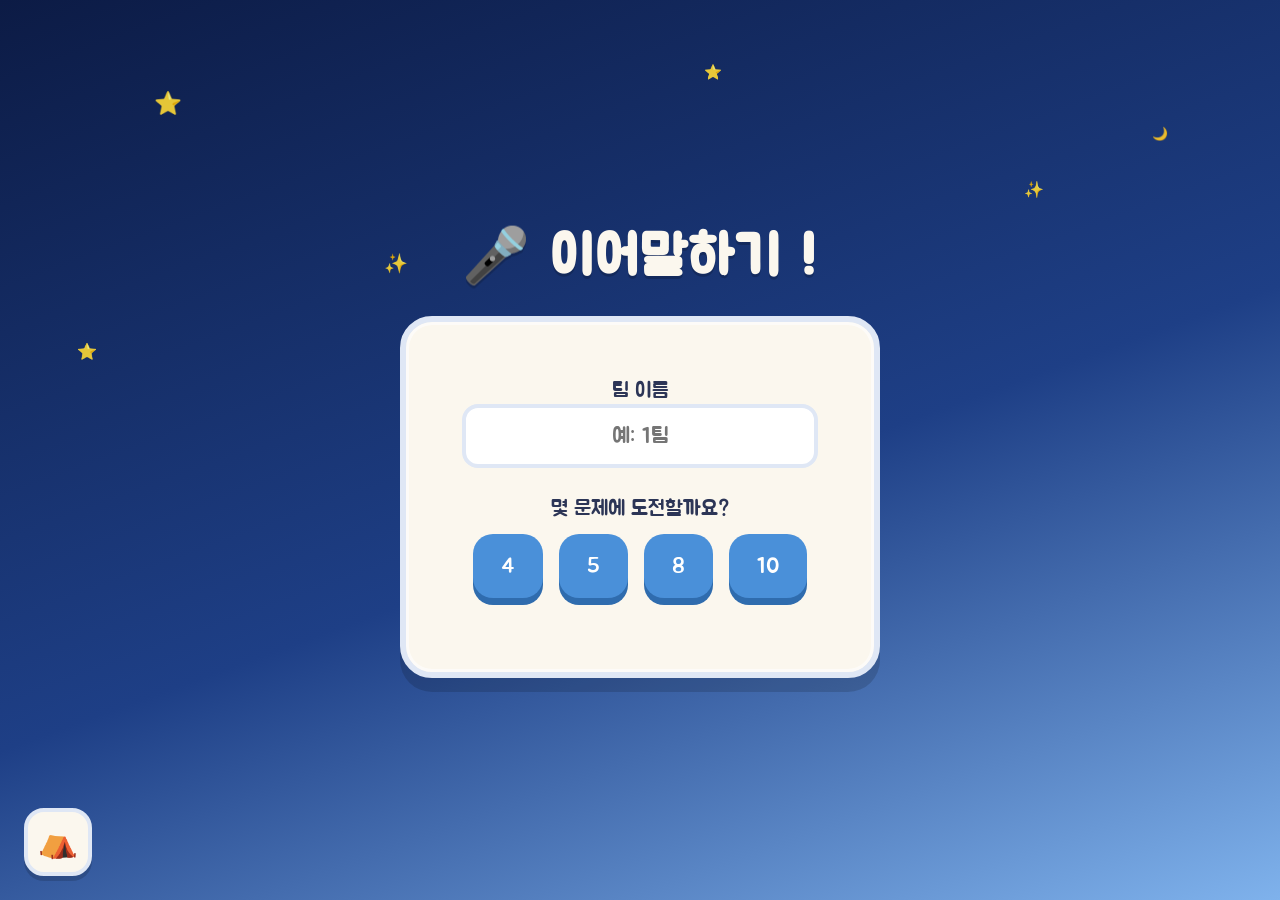
<file: game2.html>
<!doctype html>
<html lang="ko">
  <head>
    <meta charset="UTF-8" />
    <meta name="viewport" content="width=device-width, initial-scale=1" />
    <title>Game</title>
    <link rel="icon" href="./favicon.ico" />
    <link rel="stylesheet" href="theme.css" />
    <style>
      .word-display {
        font-size: clamp(3rem, 14vw, 8rem);
        font-weight: bold;
        color: var(--ink);
        margin-bottom: 26px;
        padding: clamp(40px, 8vw, 80px) clamp(30px, 6vw, 70px);
        background: var(--cream);
        border-radius: 32px;
        border: 6px solid var(--wood);
        box-shadow:
          0 14px 0 rgba(0, 0, 0, 0.15),
          inset 0 0 0 3px rgba(255, 255, 255, 0.6);
        min-width: min(400px, 80vw);
        text-align: center;
        z-index: 2;
      }
      .word-display.pop {
        animation: pop 0.45s cubic-bezier(0.22, 1.4, 0.4, 1);
      }
      @media (max-width: 700px) {
        .side-btn {
          position: static;
          transform: none;
          margin: 10px 10px 0;
        }
        .side-btn:hover,
        .side-btn:active {
          transform: none;
        }
        .game-controls {
          display: flex;
          justify-content: center;
        }
      }

      /* ===== 가로모드: 화면이 낮고 넓을 때 압축 ===== */
      @media (orientation: landscape) and (max-height: 600px) {
        /* 게임 화면 요소 압축 */
        .word-display {
          font-size: clamp(2.2rem, 16vh, 5rem);
          padding: clamp(20px, 5vh, 44px) clamp(28px, 6vw, 60px);
          margin-bottom: 16px;
          border-radius: 24px;
        }
        .image-container img {
          max-height: 60vh;
        }
        .image-hidden {
          min-height: 34vh;
        }
      }
    </style>
  </head>
  <body>
    <div class="container">
      <span class="star">⭐️</span><span class="star">✨</span
      ><span class="star">⭐️</span> <span class="star">✨</span
      ><span class="star">🌙</span><span class="star">⭐️</span>

      <section id="start-screen" class="screen">
        <h1 class="title">🎤 이어말하기 !</h1>
        <div class="start-card">
          <label class="field-label" for="teamNameInput">팀 이름</label>
          <input
            id="teamNameInput"
            class="team-input"
            type="text"
            placeholder="예: 1팀"
            maxlength="14"
          />
          <p class="field-label">몇 문제에 도전할까요?</p>
          <div class="count-buttons">
            <button class="count-btn" onclick="startGame(4)">4</button>
            <button class="count-btn" onclick="startGame(5)">5</button>
            <button class="count-btn" onclick="startGame(8)">8</button>
            <button class="count-btn" onclick="startGame(10)">10</button>
          </div>
          <p class="pool-note" id="poolNote"></p>
        </div>
      </section>

      <section id="game-screen" class="screen hidden">
        <div class="hud">
          <span id="teamLabel"></span><span id="progressLabel"></span
          ><span id="scoreLabel"></span>
        </div>
        <div class="word-display" id="wordDisplay"></div>
        <div class="game-controls">
          <button
            id="btnCorrect"
            class="side-btn correct-btn"
            onclick="answer(true)"
          >
            ⚪️
          </button>
          <button
            id="btnWrong"
            class="side-btn wrong-btn"
            onclick="answer(false)"
          >
            ❌
          </button>
        </div>
        <div id="reveal-panel" class="reveal-panel hidden">
          <p id="reveal-result" class="reveal-result"></p>
          <p id="reveal-sub" class="reveal-sub"></p>
          <button id="continueBtn" class="continue-btn"></button>
        </div>
      </section>

      <section id="result-screen" class="screen hidden">
        <h1 class="title">🏁 결과</h1>
        <div class="result-card">
          <p id="resultTeam"></p>
          <p id="resultScore"></p>
          <p id="resultDetail"></p>
        </div>
        <div class="result-buttons">
          <button class="count-btn" onclick="nextTeam()">다른 팀 ▶</button>
          <button class="count-btn" onclick="resetAll()">처음부터</button>
        </div>
        <div id="leaderboard" class="leaderboard"></div>
      </section>

      <a href="start.html" class="home-button">⛺️</a>
    </div>

    <script>
      const wordList = [
        "도원결의",
        "치즈버거",
        "누네띠네",
        "어장관리",
        "카페베네",
        "브로콜리",
        "초코파이",
        "된장찌개",
        "삼각김밥",
        "서울특별시",
        "호랑나비",
        "개미핥기",
        "현장학습",
        "신용카드",
        "마요네즈",
        "플라밍고",
        "딱따구리",
        "감자튀김",
        "업데이트",
        "비트코인",
        "아이스크림",
        "바나나킥",
        "하와이안",
        "딸기우유",
        "레몬에이드",
        "우유부단",
        "이심전심",
        "자수성가",
        "팔방미인",
        "부대찌개",
        "계란말이",
        "타코야키",
        "마라샹궈",
        "회전초밥",
        "도토리묵",
        "아메리카노",
        "카페라떼",
        "스마트폰",
        "요가매트",
        "워터파크",
        "초등학교",
        "놀이공원",
        "지하철역",
        "반려동물",
      ];

      let quizPool = [];
      let currentIndex = 0;
      let score = 0;
      let teamName = "참가팀";
      let leaderboard = [];
      // 세션 동안 남은 문제 풀 (팀 간 중복 방지). 소진되면 다시 채움.
      let remainingPool = [];

      const $ = (id) => document.getElementById(id);
      function escapeHtml(str) {
        const div = document.createElement("div");
        div.textContent = str;
        return div.innerHTML;
      }
      function shuffle(arr) {
        const a = [...arr];
        for (let i = a.length - 1; i > 0; i--) {
          const j = Math.floor(Math.random() * (i + 1));
          [a[i], a[j]] = [a[j], a[i]];
        }
        return a;
      }

      function buildFullPool() {
        return wordList.map((w) => ({ hint: w.slice(0, 2), full: w }));
      }
      function refillPool() {
        remainingPool = shuffle(buildFullPool());
      }
      function drawQuestions(count) {
        if (remainingPool.length < count) refillPool();
        return remainingPool.slice(0, count);
      }
      function updatePoolNote() {
        const note = $("poolNote");
        if (note) note.textContent = `남은 문제 ${remainingPool.length}개`;
      }

      function showScreen(id) {
        document
          .querySelectorAll(".screen")
          .forEach((s) => s.classList.add("hidden"));
        $(id).classList.remove("hidden");
        if (id === "start-screen") updatePoolNote();
      }

      function startGame(count) {
        const inputVal = $("teamNameInput").value.trim();
        teamName = inputVal || "참가팀";
        quizPool = drawQuestions(count);
        currentIndex = 0;
        score = 0;
        showScreen("game-screen");
        renderQuestion();
      }

      function renderQuestion() {
        $("reveal-panel").classList.add("hidden");
        $("reveal-panel").classList.remove("panel-correct", "panel-wrong");
        $("btnCorrect").classList.remove("hidden");
        $("btnWrong").classList.remove("hidden");
        const wd = $("wordDisplay");
        wd.style.display = "";
        wd.textContent = quizPool[currentIndex].hint;
        wd.classList.remove("pop");
        void wd.offsetWidth;
        wd.classList.add("pop");
        $("teamLabel").textContent = `👥 ${teamName}`;
        $("progressLabel").textContent =
          `문제 ${currentIndex + 1} / ${quizPool.length}`;
        $("scoreLabel").textContent = `정답 ${score}개`;
      }

      function answer(isCorrect) {
        $("btnCorrect").classList.add("hidden");
        $("btnWrong").classList.add("hidden");
        $("wordDisplay").style.display = "none";
        const panel = $("reveal-panel");
        panel.classList.remove("hidden");
        panel.classList.toggle("panel-correct", isCorrect);
        panel.classList.toggle("panel-wrong", !isCorrect);
        $("reveal-result").textContent = isCorrect ? "정답! 🎉" : "땡! 😢";
        $("reveal-sub").textContent = `제시어: ${quizPool[currentIndex].full}`;
        if (isCorrect) {
          score++;
          $("scoreLabel").textContent = `정답 ${score}개`;
        }
        const isLast = currentIndex === quizPool.length - 1;
        const btn = $("continueBtn");
        if (isCorrect && !isLast) {
          btn.textContent = "다음 문제 ▶";
          btn.onclick = nextQuestion;
        } else {
          btn.textContent = "결과 보기 🏁";
          btn.onclick = finishGame;
        }
      }

      function nextQuestion() {
        currentIndex++;
        renderQuestion();
      }

      function finishGame() {
        const attempted = currentIndex + 1; // 실제로 나온 문제 수
        const total = quizPool.length;
        const stoppedEarly = attempted < total;
        // 실제로 나온 문제만 풀에서 제거 (안 나온 건 남음)
        const usedWords = new Set(
          quizPool.slice(0, attempted).map((q) => q.full),
        );
        remainingPool = remainingPool.filter((p) => !usedWords.has(p.full));
        leaderboard.unshift({
          name: teamName,
          score,
          attempted,
          total,
          stoppedEarly,
        });
        $("resultTeam").textContent = teamName;
        $("resultScore").textContent = `${score}문제 정답`;
        renderLeaderboard();
        showScreen("result-screen");
      }

      function renderLeaderboard() {
        const el = $("leaderboard");
        if (leaderboard.length === 0) {
          el.innerHTML = "";
          return;
        }
        const rows = leaderboard
          .slice()
          .sort((a, b) => b.score - a.score)
          .map(
            (r, idx) =>
              `<div class="lb-row"><span>${idx + 1}. ${escapeHtml(r.name)}</span><span>${r.score} ${r.stoppedEarly ? " (탈락)" : ""}</span></div>`,
          )
          .join("");
        el.innerHTML = `<h3 class="lb-title">🏆 팀별 기록</h3>${rows}`;
      }

      // 다른 팀: 남은 풀 유지(중복 제외), 기록 유지, 팀 이름만 새로
      function nextTeam() {
        showScreen("start-screen");
        $("teamNameInput").value = "";
        $("teamNameInput").focus();
      }

      // 처음부터: 모두 초기화
      function resetAll() {
        refillPool();
        leaderboard = [];
        renderLeaderboard();
        score = 0;
        currentIndex = 0;
        teamName = "참가팀";
        $("teamNameInput").value = "";
        showScreen("start-screen");
      }

      refillPool();
    </script>
  </body>
</html>
</file>
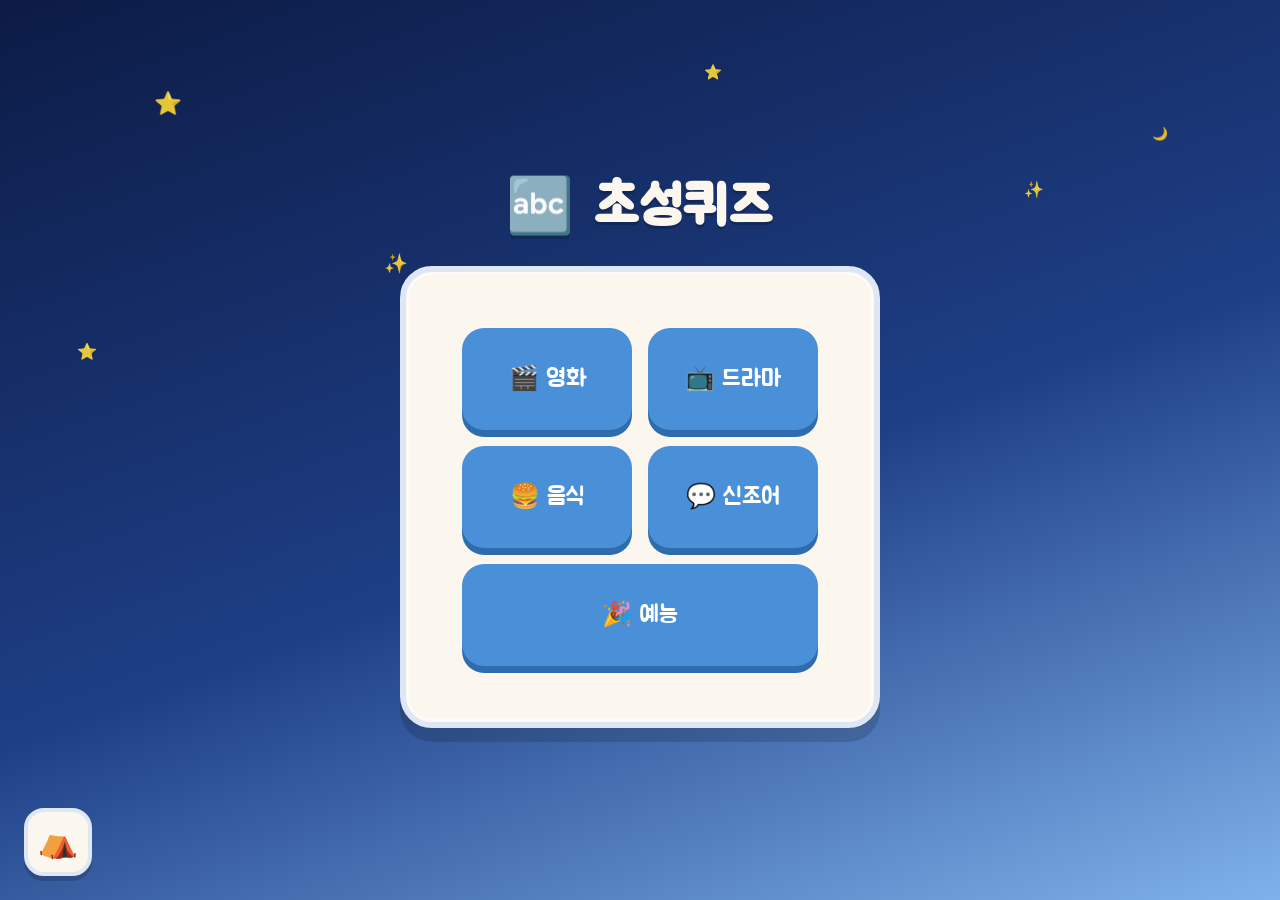
<file: game3.html>
<!doctype html>
<html lang="ko">
  <head>
    <meta charset="UTF-8" />
    <meta name="viewport" content="width=device-width, initial-scale=1" />
    <title>Game</title>
    <link rel="icon" href="./favicon.ico" />
    <link rel="stylesheet" href="theme.css" />
    <style>
      .genre-buttons {
        display: grid;
        grid-template-columns: repeat(2, 1fr);
        gap: 16px;
      }
      .genre-btn.full-width {
        grid-column: 1 / -1;
      }
      .genre-btn {
        font-family: inherit;
        font-size: clamp(1.1rem, 2.6vw, 1.5rem);
        padding: clamp(24px, 5vw, 36px) 12px;
        border-radius: 22px;
        border: none;
        background: var(--tent);
        color: #fff;
        cursor: pointer;
        box-shadow: 0 7px 0 var(--tent-dark);
        transition:
          transform 0.08s ease,
          box-shadow 0.08s ease;
      }
      .genre-btn:hover {
        transform: translateY(-2px);
        box-shadow: 0 9px 0 var(--tent-dark);
      }
      .genre-btn:active {
        transform: translateY(5px);
        box-shadow: 0 2px 0 var(--tent-dark);
      }
      .genre-tag {
        display: inline-block;
        background: var(--wood);
        color: var(--ink);
        font-size: clamp(0.85rem, 2vw, 1rem);
        padding: 6px 16px;
        border-radius: 14px;
        margin-bottom: 18px;
      }
      .back-link {
        background: none;
        border: none;
        font-family: inherit;
        color: var(--tent-dark);
        font-size: clamp(0.85rem, 2vw, 1rem);
        text-decoration: underline;
        cursor: pointer;
        margin-top: 18px;
      }
      .word-display {
        font-size: clamp(3rem, 14vw, 8rem);
        font-weight: bold;
        color: var(--ink);
        margin-bottom: 26px;
        padding: clamp(40px, 8vw, 80px) clamp(30px, 6vw, 70px);
        background: var(--cream);
        border-radius: 32px;
        border: 6px solid var(--wood);
        box-shadow:
          0 14px 0 rgba(0, 0, 0, 0.15),
          inset 0 0 0 3px rgba(255, 255, 255, 0.6);
        min-width: min(400px, 80vw);
        letter-spacing: 8px;
        text-align: center;
        z-index: 2;
      }
      .word-display.pop {
        animation: pop 0.45s cubic-bezier(0.22, 1.4, 0.4, 1);
      }
      @media (max-width: 700px) {
        .side-btn {
          position: static;
          transform: none;
          margin: 10px 10px 0;
        }
        .side-btn:hover,
        .side-btn:active {
          transform: none;
        }
        .game-controls {
          display: flex;
          justify-content: center;
        }
        .genre-buttons {
          grid-template-columns: 1fr;
        }
      }

      /* ===== 가로모드: 화면이 낮고 넓을 때 압축 ===== */
      @media (orientation: landscape) and (max-height: 600px) {
        /* 게임 화면 요소 압축 */
        .word-display {
          font-size: clamp(2.2rem, 16vh, 5rem);
          padding: clamp(20px, 5vh, 44px) clamp(28px, 6vw, 60px);
          margin-bottom: 16px;
          border-radius: 24px;
        }
        .image-container img {
          max-height: 60vh;
        }
        .image-hidden {
          min-height: 34vh;
        }
      }
    </style>
  </head>
  <body>
    <div class="container">
      <span class="star">⭐️</span><span class="star">✨</span
      ><span class="star">⭐️</span> <span class="star">✨</span
      ><span class="star">🌙</span><span class="star">⭐️</span>

      <section id="genre-screen" class="screen">
        <h1 class="title">🔤 초성퀴즈</h1>
        <div class="start-card">
          <div class="genre-buttons">
            <button class="genre-btn" onclick="selectGenre('movie')">
              🎬 영화
            </button>
            <button class="genre-btn" onclick="selectGenre('drama')">
              📺 드라마
            </button>
            <button class="genre-btn" onclick="selectGenre('food')">
              🍔 음식
            </button>
            <button class="genre-btn" onclick="selectGenre('slang')">
              💬 신조어
            </button>
            <button
              class="genre-btn full-width"
              onclick="selectGenre('variety')"
            >
              🎉 예능
            </button>
          </div>
        </div>
      </section>

      <section id="start-screen" class="screen hidden">
        <h1 class="title">🔤 초성퀴즈</h1>
        <div class="start-card">
          <span id="genreTag" class="genre-tag"></span>
          <label class="field-label" for="teamNameInput">팀 이름</label>
          <input
            id="teamNameInput"
            class="team-input"
            type="text"
            placeholder="예: 1팀"
            maxlength="14"
          />
          <p class="field-label">몇 문제에 도전할까요?</p>
          <div class="count-buttons">
            <button class="count-btn" onclick="startGame(4)">4</button>
            <button class="count-btn" onclick="startGame(5)">5</button>
            <button class="count-btn" onclick="startGame(8)">8</button>
            <button class="count-btn" onclick="startGame(10)">10</button>
          </div>
          <p class="pool-note" id="poolNote"></p>
          <br />
          <button class="back-link" onclick="showScreen('genre-screen')">
            ← 다른 장르 선택
          </button>
        </div>
      </section>

      <section id="game-screen" class="screen hidden">
        <div class="hud">
          <span id="teamLabel"></span><span id="genreLabel"></span>
          <span id="progressLabel"></span><span id="scoreLabel"></span>
        </div>
        <div class="word-display" id="wordDisplay"></div>
        <div class="game-controls">
          <button
            id="btnCorrect"
            class="side-btn correct-btn"
            onclick="answer(true)"
          >
            ⚪️
          </button>
          <button
            id="btnWrong"
            class="side-btn wrong-btn"
            onclick="answer(false)"
          >
            ❌
          </button>
        </div>
        <div id="reveal-panel" class="reveal-panel hidden">
          <p id="reveal-result" class="reveal-result"></p>
          <p id="reveal-sub" class="reveal-sub"></p>
          <button id="continueBtn" class="continue-btn"></button>
        </div>
      </section>

      <section id="result-screen" class="screen hidden">
        <h1 class="title">🏁 결과</h1>
        <div class="result-card">
          <p id="resultTeam"></p>
          <p id="resultScore"></p>
          <p id="resultDetail"></p>
        </div>
        <div class="result-buttons">
          <button class="count-btn" onclick="nextTeam()">다른 팀 ▶</button>
          <button class="count-btn" onclick="resetAll()">처음부터</button>
        </div>
        <div id="leaderboard" class="leaderboard"></div>
      </section>

      <a href="start.html" class="home-button">⛺️</a>
    </div>

    <script>
      const GENRES = {
        movie: {
          label: "🎬 영화",
          words: [
            "눈동자",
            "명량",
            "극한직업",
            "신과함께",
            "베테랑",
            "택시운전사",
            "부산행",
            "왕의남자",
            "해운대",
            "광해",
            "국제시장",
            "도둑들",
            "암살",
            "신세계",
            "곡성",
            "기생충",
            "범죄도시",
            "써니",
            "타짜",
            "살인의추억",
            "완벽한타인",
          ],
        },
        drama: {
          label: "📺 드라마",
          words: [
            "김부장",
            "아파트",
            "동궁",
            "도깨비",
            "시그널",
            "이태원클라쓰",
            "스카이캐슬",
            "미스터션샤인",
            "킹덤",
            "오징어게임",
            "더글로리",
            "사랑의불시착",
            "이상한변호사우영우",
            "슬기로운의사생활",
            "부부의세계",
            "동백꽃필무렵",
            "화유기",
            "낭만닥터김사부",
            "미생",
            "태양의후예",
            "별에서온그대",
            "펜트하우스",
            "옷소매붉은끝동",
          ],
        },
        food: {
          label: "🍔 음식",
          words: [
            "김치찌개",
            "된장찌개",
            "삼겹살",
            "비빔밥",
            "떡볶이",
            "순대국밥",
            "잡채",
            "갈비탕",
            "냉면",
            "부대찌개",
            "닭갈비",
            "감자탕",
            "육개장",
            "칼국수",
            "짜장면",
            "짬뽕",
            "탕수육",
            "마라탕",
            "곱창전골",
            "도토리묵",
          ],
        },
        slang: {
          label: "💬 신조어",
          words: [
            "얼죽아",
            "플렉스",
            "알잘딱깔쎈",
            "중꺽마",
            "이왜진",
            "갓생",
            "야르",
            "샤갈",
            "영크크",
            "감다뒤",
            "영포티",
            "느좋",
          ],
        },
        variety: {
          label: "🎉 예능",
          words: [
            "무한도전",
            "런닝맨",
            "아는형님",
            "환승연애",
            "신서유기",
            "솔로지옥",
            "삼시세끼",
            "놀라운토요일",
            "유퀴즈온더블럭",
            "나혼자산다",
            "미운우리새끼",
            "전지적참견시점",
            "코미디빅리그",
            "언더커버",
            "흑백요리사",
            "골때리는그녀들",
            "피의게임",
            "끼리끼리",
            "불량연애",
            "냉장고를부탁해",
            "모태솔로지만연애는하고싶어",
          ],
        },
      };

      let currentGenreKey = null;
      let quizPool = [];
      let currentIndex = 0;
      let score = 0;
      let teamName = "참가팀";
      let leaderboard = [];
      // 장르별로 남은 문제 풀을 따로 관리 (팀 간 중복 방지)
      let remainingByGenre = {};

      const $ = (id) => document.getElementById(id);
      function escapeHtml(str) {
        const div = document.createElement("div");
        div.textContent = str;
        return div.innerHTML;
      }

      const CHO = [
        "ㄱ",
        "ㄲ",
        "ㄴ",
        "ㄷ",
        "ㄸ",
        "ㄹ",
        "ㅁ",
        "ㅂ",
        "ㅃ",
        "ㅅ",
        "ㅆ",
        "ㅇ",
        "ㅈ",
        "ㅉ",
        "ㅊ",
        "ㅋ",
        "ㅌ",
        "ㅍ",
        "ㅎ",
      ];
      function getChosung(char) {
        const code = char.charCodeAt(0) - 0xac00;
        if (code < 0 || code > 11171) return char;
        return CHO[Math.floor(code / 588)];
      }
      function toChosungString(str) {
        return [...str].map(getChosung).join("");
      }
      function shuffle(arr) {
        const a = [...arr];
        for (let i = a.length - 1; i > 0; i--) {
          const j = Math.floor(Math.random() * (i + 1));
          [a[i], a[j]] = [a[j], a[i]];
        }
        return a;
      }

      function buildFullPool(key) {
        return GENRES[key].words.map((w) => ({
          chosung: toChosungString(w),
          full: w,
        }));
      }
      // 특정 장르 풀 초기화(새로 섞기)
      function refillGenre(key) {
        remainingByGenre[key] = shuffle(buildFullPool(key));
      }
      // 모든 장르 풀 초기화
      function refillAll() {
        Object.keys(GENRES).forEach(refillGenre);
      }

      function drawQuestions(count) {
        const key = currentGenreKey;
        if (!remainingByGenre[key] || remainingByGenre[key].length < count) {
          refillGenre(key);
        }
        return remainingByGenre[key].slice(0, count);
      }
      function updatePoolNote() {
        const note = $("poolNote");
        if (note && currentGenreKey)
          note.textContent = `남은 문제 ${remainingByGenre[currentGenreKey].length}개`;
      }

      function showScreen(id) {
        document
          .querySelectorAll(".screen")
          .forEach((s) => s.classList.add("hidden"));
        $(id).classList.remove("hidden");
        if (id === "start-screen") updatePoolNote();
      }

      function selectGenre(key) {
        currentGenreKey = key;
        $("genreTag").textContent = GENRES[key].label;
        showScreen("start-screen");
      }

      function startGame(count) {
        const inputVal = $("teamNameInput").value.trim();
        teamName = inputVal || "참가팀";
        quizPool = drawQuestions(count);
        currentIndex = 0;
        score = 0;
        showScreen("game-screen");
        renderQuestion();
      }

      function renderQuestion() {
        $("reveal-panel").classList.add("hidden");
        $("reveal-panel").classList.remove("panel-correct", "panel-wrong");
        $("btnCorrect").classList.remove("hidden");
        $("btnWrong").classList.remove("hidden");
        const wd = $("wordDisplay");
        wd.style.display = "";
        wd.textContent = quizPool[currentIndex].chosung;
        wd.classList.remove("pop");
        void wd.offsetWidth;
        wd.classList.add("pop");
        $("teamLabel").textContent = `👥 ${teamName}`;
        $("genreLabel").textContent = GENRES[currentGenreKey].label;
        $("progressLabel").textContent =
          `문제 ${currentIndex + 1} / ${quizPool.length}`;
        $("scoreLabel").textContent = `정답 ${score}개`;
      }

      function answer(isCorrect) {
        $("btnCorrect").classList.add("hidden");
        $("btnWrong").classList.add("hidden");
        $("wordDisplay").style.display = "none";
        const panel = $("reveal-panel");
        panel.classList.remove("hidden");
        panel.classList.toggle("panel-correct", isCorrect);
        panel.classList.toggle("panel-wrong", !isCorrect);
        $("reveal-result").textContent = isCorrect ? "정답! 🎉" : "땡! 😢";
        $("reveal-sub").textContent = `정답: ${quizPool[currentIndex].full}`;
        if (isCorrect) {
          score++;
          $("scoreLabel").textContent = `정답 ${score}개`;
        }
        const isLast = currentIndex === quizPool.length - 1;
        const btn = $("continueBtn");
        if (isCorrect && !isLast) {
          btn.textContent = "다음 문제 ▶";
          btn.onclick = nextQuestion;
        } else {
          btn.textContent = "결과 보기 🏁";
          btn.onclick = finishGame;
        }
      }

      function nextQuestion() {
        currentIndex++;
        renderQuestion();
      }

      function finishGame() {
        const attempted = currentIndex + 1; // 실제로 나온 문제 수
        const total = quizPool.length;
        const stoppedEarly = attempted < total;
        // 이번 장르 풀에서, 실제로 나온 문제만 제거 (안 나온 건 남음)
        const key = currentGenreKey;
        const usedWords = new Set(
          quizPool.slice(0, attempted).map((q) => q.full),
        );
        remainingByGenre[key] = remainingByGenre[key].filter(
          (p) => !usedWords.has(p.full),
        );
        leaderboard.unshift({
          name: teamName,
          score,
          attempted,
          total,
          stoppedEarly,
          genreLabel: GENRES[key].label,
        });
        $("resultTeam").textContent = teamName;
        $("resultScore").textContent = `${score}문제 정답`;
        renderLeaderboard();
        showScreen("result-screen");
      }

      function renderLeaderboard() {
        const el = $("leaderboard");
        if (leaderboard.length === 0) {
          el.innerHTML = "";
          return;
        }
        const rows = leaderboard
          .slice()
          .sort((a, b) => b.score - a.score)
          .map(
            (r, idx) =>
              `<div class="lb-row"><span class="lb-name">${idx + 1}. ${escapeHtml(r.name)} <small>(${escapeHtml(r.genreLabel)})</small></span><span>${r.score} ${r.stoppedEarly ? " (탈락)" : ""}</span></div>`,
          )
          .join("");
        el.innerHTML = `<h3 class="lb-title">🏆 팀별 기록</h3>${rows}`;
      }

      // 다른 팀: 장르별 남은 풀 유지(중복 제외), 기록 유지, 팀 이름만 새로 -> 장르 선택부터
      function nextTeam() {
        showScreen("genre-screen");
        $("teamNameInput").value = "";
      }

      // 처음부터: 모두 초기화 (모든 장르 풀 복구 + 기록 삭제)
      function resetAll() {
        refillAll();
        leaderboard = [];
        renderLeaderboard();
        score = 0;
        currentIndex = 0;
        teamName = "참가팀";
        currentGenreKey = null;
        $("teamNameInput").value = "";
        showScreen("genre-screen");
      }

      // 최초 로드 시 모든 장르 풀 준비
      refillAll();
    </script>
  </body>
</html>
</file>
<file: theme.css>
@import url("https://fonts.googleapis.com/css2?family=Jua&family=Gamja+Flower&display=swap");

* {
  margin: 0;
  padding: 0;
  box-sizing: border-box;
}

/* 화면 고정 - 모바일에서 스크롤로 붕 뜨는 현상 방지 */
html,
body {
  width: 100%;
  height: 100%;
  position: fixed;
  overflow: hidden;
  overscroll-behavior: none;
  touch-action: manipulation;
}

/* 색상 변수 */
:root {
  --sky-top: #0c1b45;
  --sky-mid: #1e3f86;
  --sky-low: #7fb2ec;
  --cream: #fbf7ee;
  --wood: #dfe7f5;
  --fire: #ff9a52;
  --fire-dark: #e2702a;
  --tent: #4a90d9;
  --tent-dark: #2f6cae;
  --star: #ffe36b;
  --ink: #2c3556;
  --correct: #58c98a;
  --correct-dark: #379966;
  --wrong: #ff5c6c;
  --wrong-dark: #d63c4c;
}

body {
  font-family: "Jua", sans-serif;
  color: var(--ink);
}

/* 배경 그라데이션 컨테이너 */
.container {
  background: linear-gradient(
    160deg,
    var(--sky-top) 0%,
    var(--sky-mid) 55%,
    var(--sky-low) 100%
  );
  display: flex;
  flex-direction: column;
  align-items: center;
  justify-content: center;
  height: 100vh;
  height: 100dvh;
  overflow: hidden;
  position: relative;
}

/* 반짝이는 별들 */
.star {
  position: fixed;
  color: var(--star);
  opacity: 0.9;
  animation: twinkle 2.4s ease-in-out infinite;
  pointer-events: none;
  user-select: none;
  z-index: 1;
}
.star:nth-child(1) {
  top: 10%;
  left: 12%;
  font-size: 1.4rem;
  animation-delay: 0s;
}
.star:nth-child(2) {
  top: 20%;
  left: 80%;
  font-size: 1rem;
  animation-delay: 0.6s;
}
.star:nth-child(3) {
  top: 7%;
  left: 55%;
  font-size: 0.9rem;
  animation-delay: 1.1s;
}
.star:nth-child(4) {
  top: 28%;
  left: 30%;
  font-size: 1.2rem;
  animation-delay: 1.6s;
}
.star:nth-child(5) {
  top: 14%;
  left: 90%;
  font-size: 0.8rem;
  animation-delay: 0.3s;
}
.star:nth-child(6) {
  top: 38%;
  left: 6%;
  font-size: 1rem;
  animation-delay: 2s;
}
@keyframes twinkle {
  0%,
  100% {
    opacity: 0.25;
    transform: scale(0.8);
  }
  50% {
    opacity: 1;
    transform: scale(1.15);
  }
}

/* 상단 타이틀 */
.title {
  color: var(--cream);
  font-family: "Jua", sans-serif;
  font-size: clamp(2rem, 6vw, 3.4rem);
  letter-spacing: 2px;
  margin-bottom: 24px;
  text-shadow: 0 3px 0 rgba(0, 0, 0, 0.18);
  display: flex;
  align-items: center;
  gap: 12px;
  z-index: 2;
}

/* 화면 전환 */
.screen {
  display: flex;
  flex-direction: column;
  align-items: center;
  z-index: 2;
  width: 100%;
  height: 100%;
  justify-content: center;
  overflow: hidden;
}
.screen.hidden {
  display: none;
}
/* 결과 화면만: 기록이 길어지면 세로 스크롤 허용 */
#result-screen {
  justify-content: flex-start;
  overflow-y: auto;
  -webkit-overflow-scrolling: touch;
  overscroll-behavior: contain;
  padding-top: 20px;
  padding-bottom: 40px;
}

/* 시작 카드 */
.start-card {
  background: var(--cream);
  border: 6px solid var(--wood);
  border-radius: 32px;
  padding: clamp(32px, 6vw, 56px);
  width: min(480px, 90vw);
  text-align: center;
  box-shadow:
    0 14px 0 rgba(0, 0, 0, 0.15),
    inset 0 0 0 3px rgba(255, 255, 255, 0.6);
  animation: pop 0.45s cubic-bezier(0.22, 1.4, 0.4, 1);
}
.field-label {
  font-size: clamp(1rem, 2.4vw, 1.3rem);
  margin-bottom: 12px;
  color: var(--ink);
}
.team-input {
  width: 100%;
  font-family: "Jua", sans-serif;
  font-size: clamp(1.1rem, 2.6vw, 1.4rem);
  padding: 14px 16px;
  border-radius: 16px;
  border: 4px solid var(--wood);
  text-align: center;
  margin-bottom: 28px;
  background: #fff;
  color: var(--ink);
}
.team-input:focus {
  outline: none;
  border-color: var(--tent);
}
.count-buttons {
  display: flex;
  gap: 16px;
  justify-content: center;
  flex-wrap: wrap;
}
.count-btn {
  font-family: inherit;
  font-size: clamp(1.1rem, 2.6vw, 1.4rem);
  padding: 18px 28px;
  border-radius: 20px;
  border: none;
  background: var(--tent);
  color: #fff;
  cursor: pointer;
  box-shadow: 0 7px 0 var(--tent-dark);
  transition:
    transform 0.08s ease,
    box-shadow 0.08s ease;
}
.count-btn:hover {
  transform: translateY(-2px);
  box-shadow: 0 9px 0 var(--tent-dark);
}
.count-btn:active {
  transform: translateY(5px);
  box-shadow: 0 2px 0 var(--tent-dark);
}

/* 남은 문제 수 안내 */
.pool-note {
  margin-top: 18px;
  font-size: clamp(0.85rem, 2vw, 1rem);
  color: var(--tent-dark);
}

/* 상단 점수판 HUD */
.hud {
  display: flex;
  gap: clamp(10px, 3vw, 28px);
  flex-wrap: wrap;
  justify-content: center;
  align-items: center;
  background: var(--cream);
  border: 4px solid var(--wood);
  border-radius: 20px;
  padding: 10px 22px;
  margin-bottom: 20px;
  font-size: clamp(0.9rem, 2vw, 1.1rem);
  box-shadow: 0 6px 0 rgba(0, 0, 0, 0.15);
  z-index: 2;
}

/* O / X 버튼 - 화면 양쪽 */
.side-btn {
  position: fixed;
  top: 50%;
  transform: translateY(-50%);
  font-family: inherit;
  border-radius: 50%;
  width: clamp(64px, 10vw, 96px);
  height: clamp(64px, 10vw, 96px);
  font-size: clamp(1.8rem, 4vw, 2.6rem);
  color: #fff;
  border: none;
  cursor: pointer;
  z-index: 3;
  transition:
    transform 0.08s ease,
    box-shadow 0.08s ease;
}
.correct-btn {
  left: clamp(12px, 4vw, 48px);
  background: var(--correct);
  box-shadow: 0 7px 0 var(--correct-dark);
}
.wrong-btn {
  right: clamp(12px, 4vw, 48px);
  background: var(--wrong);
  box-shadow: 0 7px 0 var(--wrong-dark);
}
.side-btn:hover {
  transform: translateY(calc(-50% - 2px));
}
.side-btn:active {
  transform: translateY(calc(-50% + 5px));
}
.side-btn.hidden {
  display: none;
}

/* 정답 공개 패널 (game1/이어말하기/초성퀴즈용) */
.reveal-panel {
  width: min(680px, 82vw);
  margin-top: 22px;
  text-align: center;
  background: var(--cream);
  border: 6px solid var(--wood);
  padding: clamp(24px, 5vw, 40px) 24px;
  border-radius: 28px;
  box-shadow:
    0 14px 0 rgba(0, 0, 0, 0.15),
    inset 0 0 0 3px rgba(255, 255, 255, 0.6);
  z-index: 2;
  animation: pop 0.4s cubic-bezier(0.22, 1.4, 0.4, 1);
}
.reveal-panel.hidden {
  display: none;
}
.reveal-panel.panel-correct {
  border-color: var(--correct);
}
.reveal-panel.panel-wrong {
  border-color: var(--wrong);
}
.reveal-result {
  font-size: clamp(1.2rem, 3vw, 1.6rem);
  margin-bottom: 10px;
}
.panel-correct .reveal-result {
  color: var(--correct-dark);
}
.panel-wrong .reveal-result {
  color: var(--wrong-dark);
}
.continue-btn {
  font-family: inherit;
  font-size: clamp(1rem, 2.4vw, 1.3rem);
  padding: 14px 26px;
  border-radius: 18px;
  border: none;
  background: var(--fire);
  color: #fff;
  cursor: pointer;
  box-shadow: 0 6px 0 var(--fire-dark);
}
.continue-btn:hover {
  transform: translateY(-2px);
}
.continue-btn:active {
  transform: translateY(4px);
  box-shadow: 0 2px 0 var(--fire-dark);
}

@keyframes pop {
  0% {
    transform: scale(0.6);
  }
  60% {
    transform: scale(1.08);
  }
  100% {
    transform: scale(1);
  }
}

/* 결과 화면 */
.result-card {
  background: var(--cream);
  border: 6px solid var(--wood);
  border-radius: 28px;
  padding: clamp(24px, 5vw, 44px);
  width: min(480px, 90vw);
  text-align: center;
  box-shadow:
    0 14px 0 rgba(0, 0, 0, 0.15),
    inset 0 0 0 3px rgba(255, 255, 255, 0.6);
  margin-bottom: 20px;
}
#resultTeam {
  font-size: clamp(1.3rem, 3vw, 1.7rem);
  margin-bottom: 8px;
}
#resultScore {
  font-size: clamp(1.8rem, 5vw, 2.6rem);
  margin-bottom: 10px;
  color: var(--tent-dark);
}
#resultDetail {
  font-size: clamp(1rem, 2.2vw, 1.2rem);
  color: var(--ink);
}
.result-buttons {
  display: flex;
  gap: 14px;
  margin-bottom: 22px;
  flex-wrap: wrap;
  justify-content: center;
}
.leaderboard {
  background: var(--cream);
  border: 4px solid var(--wood);
  border-radius: 20px;
  padding: 18px 22px;
  width: min(480px, 90vw);
  box-shadow: 0 6px 0 rgba(0, 0, 0, 0.15);
}
.lb-title {
  font-size: clamp(1.1rem, 2.6vw, 1.3rem);
  margin-bottom: 10px;
  text-align: center;
}
.lb-row {
  display: flex;
  justify-content: space-between;
  gap: 10px;
  font-size: clamp(0.85rem, 1.9vw, 1.05rem);
  padding: 6px 4px;
  border-bottom: 2px dashed var(--wood);
}
.lb-row:last-child {
  border-bottom: none;
}
.lb-name small {
  color: #7a8299;
  font-size: 0.85em;
}

/* 홈 버튼 = 텐트 */
.home-button {
  position: fixed;
  bottom: 24px;
  left: 24px;
  width: 68px;
  height: 68px;
  display: flex;
  align-items: center;
  justify-content: center;
  font-size: 2rem;
  background: var(--cream);
  border: 4px solid var(--wood);
  border-radius: 20px;
  cursor: pointer;
  text-decoration: none;
  box-shadow: 0 5px 0 rgba(0, 0, 0, 0.15);
  transition: transform 0.12s ease;
  z-index: 3;
}
.home-button:hover {
  transform: translateY(-3px) rotate(-4deg);
}

/* 접근성: 애니메이션 최소화 설정 존중 */
@media (prefers-reduced-motion: reduce) {
  .reveal-panel,
  .start-card,
  .star {
    animation: none;
  }
}

/* ===== 가로모드(TV 연결): 화면이 낮고 넓을 때 압축 ===== */
@media (orientation: landscape) and (max-height: 600px) {
  .container {
    padding: 12px;
  }
  .title {
    font-size: clamp(1.4rem, 5vh, 2.2rem);
    margin-bottom: 12px;
  }
  .start-card {
    padding: clamp(16px, 4vh, 32px);
    border-radius: 24px;
  }
  .team-input {
    margin-bottom: 14px;
    padding: 10px 14px;
  }
  .field-label {
    margin-bottom: 8px;
  }
  .hud {
    margin-bottom: 12px;
    padding: 8px 18px;
  }
  .count-btn {
    padding: 12px 20px;
  }
  .reveal-panel {
    margin-top: 12px;
    padding: clamp(14px, 3vh, 26px) 22px;
  }
  .side-btn {
    width: clamp(56px, 12vh, 84px);
    height: clamp(56px, 12vh, 84px);
  }
  .home-button {
    width: 54px;
    height: 54px;
    bottom: 14px;
    left: 14px;
    font-size: 1.6rem;
  }
  .star {
    opacity: 0.6;
  }
}
</file>
